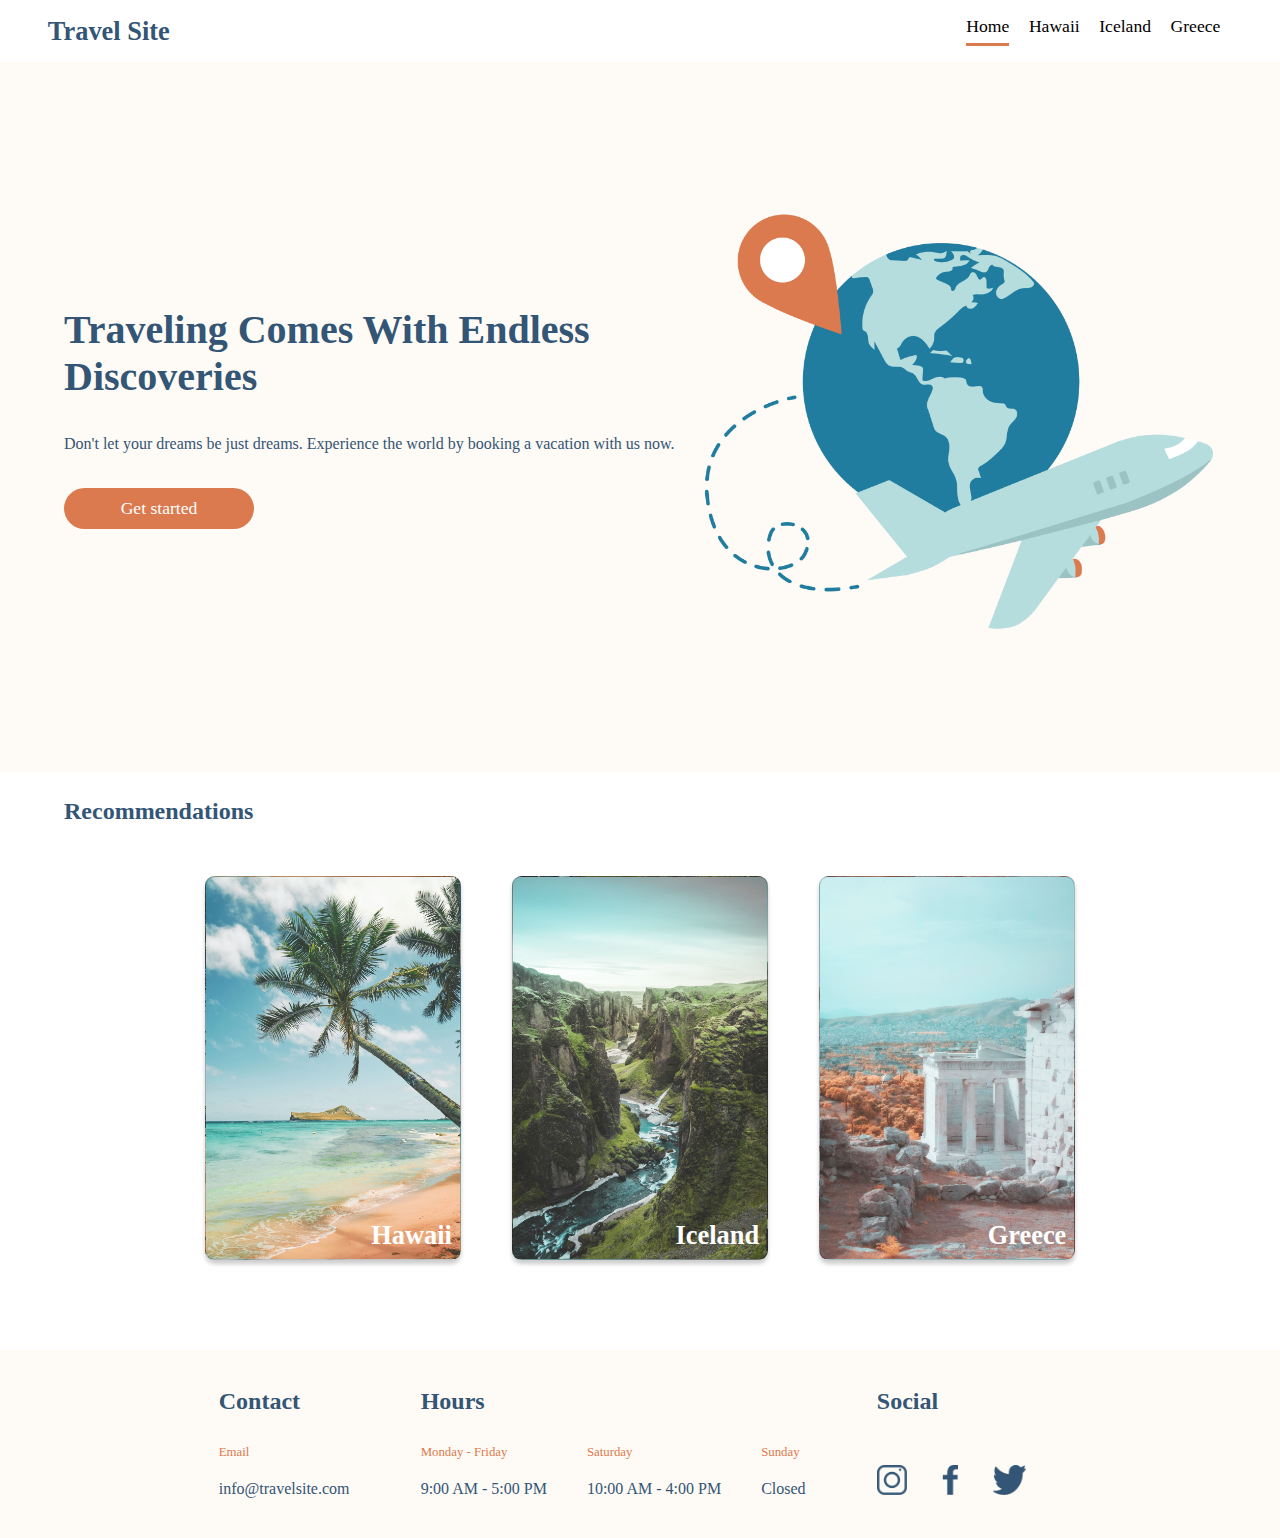
<file: index.html>
<!DOCTYPE html>
<html lang="en">

<head>
    <meta charset="UTF-8" />
    <meta name="viewport" content="width=device-width, initial-scale=1.0" />
    <title>Travel Site</title>
    <link href="./css/global.css" rel="stylesheet" />
    <link href="./css/main.css" rel="stylesheet" />
</head>

<body>
    <header>
        <nav class="nav-bar">
            <a class="nav-bar__link" href="./index.html"><h2 class="nav-bar__link-title">Travel Site</h2></a>
            <ul class="nav-bar__list">
                <li class="nav-bar__list-links nav-bar__list-links--selected">
                    <a href="./index.html">Home</a>
                </li>
                <li class="nav-bar__list-links"><a href="./pages/hawaii.html">Hawaii</a></li>
                <li class="nav-bar__list-links"><a href="./pages/iceland.html">Iceland</a></li>
                <li class="nav-bar__list-links"><a href="./pages/greece.html">Greece</a></li>
            </ul>
        </nav>
        <section class="hero-container">
            <div class="hero-left">
                <h1 class="hero-left__title">
                    Traveling Comes With Endless Discoveries
                </h1>
                <p class="hero-left__description">
                    Don't let your dreams be just dreams. Experience the world by
                    booking a vacation with us now.
                </p>
                <button class="btn">Get started</button>
            </div>
            <div class="hero-right">
                <img class="hero-right__img" src="./assests/images/hero.png"
                    alt="Cartoon of plane flying around the world" />
            </div>
        </section>
    </header>
    <main class="main-container">
        <h2 class="main__title">Recommendations</h2>
        <section class="card-container">
            <a href="./pages/hawaii.html" class="card card--hawaii">
                <h2 class="card__title">Hawaii</h2>
            </a>
            <a href="./pages/iceland.html" class="card card--iceland">
                <h2 class="card__title">Iceland</h2>
            </a>
            <a href="./pages/greece.html" class="card card--greece">
                <h2 class="card__title">Greece</h2>
            </a>
        </section>
    </main>

    <footer class="footer">
        <section class="footer-card">
            <h2 class="footer-card__title">Contact</h2>
            <div class="footer-card__details footer-card__details--contact">
                <p class="footer-card__details-title">Email</p>
                <p class="footer-card__details-item">info@travelsite.com</p>
            </div>
        </section>
        <section class="footer-card">
            <div class="footer-card__details footer-card__details--hours">
                <div class="footer-card__details-box">
                    <h2 class="footer-card__title">Hours</h2>
                    <p class="footer-card__details-title">Monday - Friday</p>
                    <p class="footer-card__details-item">9:00 AM - 5:00 PM</p>
                </div>

                <div class="footer-card__details-box">
                    <p class="footer-card__details-title">Saturday</p>
                    <p class="footer-card__details-item">10:00 AM - 4:00 PM</p>
                </div>

                <div class="footer-card__details-box">
                    <p class="footer-card__details-title">Sunday</p>
                    <p class="footer-card__details-item">Closed</p>
                </div>
            </div>
        </section>
        <section class="footer-card footer-card--social">
            <h2 class="footer-card__title">Social</h2>
            <div class="footer-card__details">
                <a href="https://www.instagram.com"><img src="./assests/images/icon-instagram.png" alt="instagram logo" class="footer-card__details-img" /></a>
                <a href="https://www.facebook.com"><img src="./assests/images/icon-facebook.png" alt="facebook logo" class="footer-card__details-img" /></a>
                <a href="https://www.twitter.com"><img src="./assests/images/icon-twitter.png" alt="twitter logo" class="footer-card__details-img" /></a>
            </div>
        </section>
    </footer>
</body>

</html>
</file>
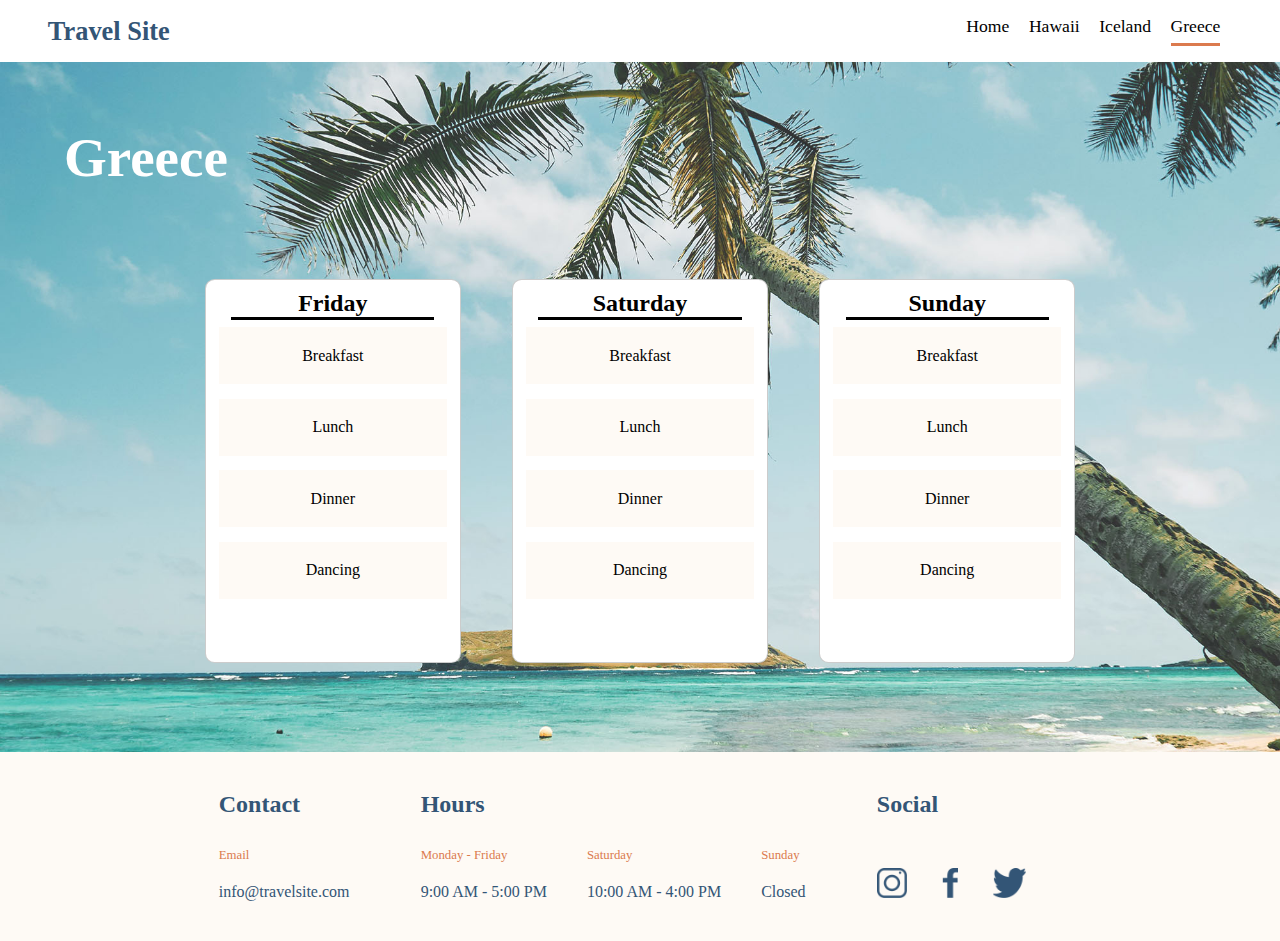
<file: pages/greece.html>
<!DOCTYPE html>
<html lang="en">
  <head>
    <meta charset="UTF-8" />
    <meta name="viewport" content="width=device-width, initial-scale=1.0" />
    <title>Greece</title>
    <link href="../css/global.css" rel="stylesheet" />
    <link href="../css/destinations.css" rel="stylesheet" >
  </head>
  <body>
    <header>
      <nav class="nav-bar">
        <a class="nav-bar__link" href="../index.html"><h2 class="nav-bar__link-title">Travel Site</h2></a>
        <ul class="nav-bar__list">
            <li class="nav-bar__list-links">
                <a href="../index.html">Home</a>
            </li>
            <li class="nav-bar__list-links"><a href="./hawaii.html">Hawaii</a></li>
            <li class="nav-bar__list-links"><a href="./iceland.html">Iceland</a></li>
            <li class="nav-bar__list-links  nav-bar__list-links--selected"><a href="./greece.html">Greece</a></li>
        </ul>
    </nav>
    </header>
    <main class="main-container main-container--hawaii">
        <h1 class="main-container__title">Greece</h1>
        <section>
            <section class="card-container">
                <div class="card">
                    <h2 class="card__title">Friday</h2>
                    <ul class="card__list">
                        <li class="card__list-item">Breakfast</li>
                        <li class="card__list-item">Lunch</li>
                        <li class="card__list-item">Dinner</li>
                        <li class="card__list-item">Dancing</li>
                    </ul>
                </div>
                <div class="card">
                    <h2 class="card__title">Saturday</h2>
                    <ul class="card__list">
                        <li class="card__list-item">Breakfast</li>
                        <li class="card__list-item">Lunch</li>
                        <li class="card__list-item">Dinner</li>
                        <li class="card__list-item">Dancing</li>
                    </ul>
                </div>
                <div class="card">
                    <h2 class="card__title">Sunday</h2>
                    <ul class="card__list">
                        <li class="card__list-item">Breakfast</li>
                        <li class="card__list-item">Lunch</li>
                        <li class="card__list-item">Dinner</li>
                        <li class="card__list-item">Dancing</li>
                    </ul>
                </div>
            </section>
        </section>
    </main>
    <footer class="footer">
      <section class="footer-card">
          <h2 class="footer-card__title">Contact</h2>
          <div class="footer-card__details footer-card__details--contact">
              <p class="footer-card__details-title">Email</p>
              <p class="footer-card__details-item">info@travelsite.com</p>
          </div>
      </section>
      <section class="footer-card">
          <div class="footer-card__details footer-card__details--hours">
              <div class="footer-card__details-box">
                  <h2 class="footer-card__title">Hours</h2>
                  <p class="footer-card__details-title">Monday - Friday</p>
                  <p class="footer-card__details-item">9:00 AM - 5:00 PM</p>
              </div>

              <div class="footer-card__details-box">
                  <p class="footer-card__details-title">Saturday</p>
                  <p class="footer-card__details-item">10:00 AM - 4:00 PM</p>
              </div>

              <div class="footer-card__details-box">
                  <p class="footer-card__details-title">Sunday</p>
                  <p class="footer-card__details-item">Closed</p>
              </div>
          </div>
      </section>
      <section class="footer-card footer-card--social">
          <h2 class="footer-card__title footer-card__title--social">Social</h2>
          <div class="footer-card__details footer-card__details--img">
              <a href="https://www.instagram.com"><img src="../assests/images/icon-instagram.png" alt="instagram logo" class="footer-card__details-img bottom remove" /></a>
              <a href="https://www.facebook.com"><img src="../assests/images/icon-facebook.png" alt="facebook logo" class="footer-card__details-img bottom" /></a>
              <a href="https://www.twitter.com"><img src="../assests/images/icon-twitter.png" alt="twitter logo" class="footer-card__details-img bottom" /></a>
          </div>
      </section>
  </footer>
  </body>
</html>
</file>
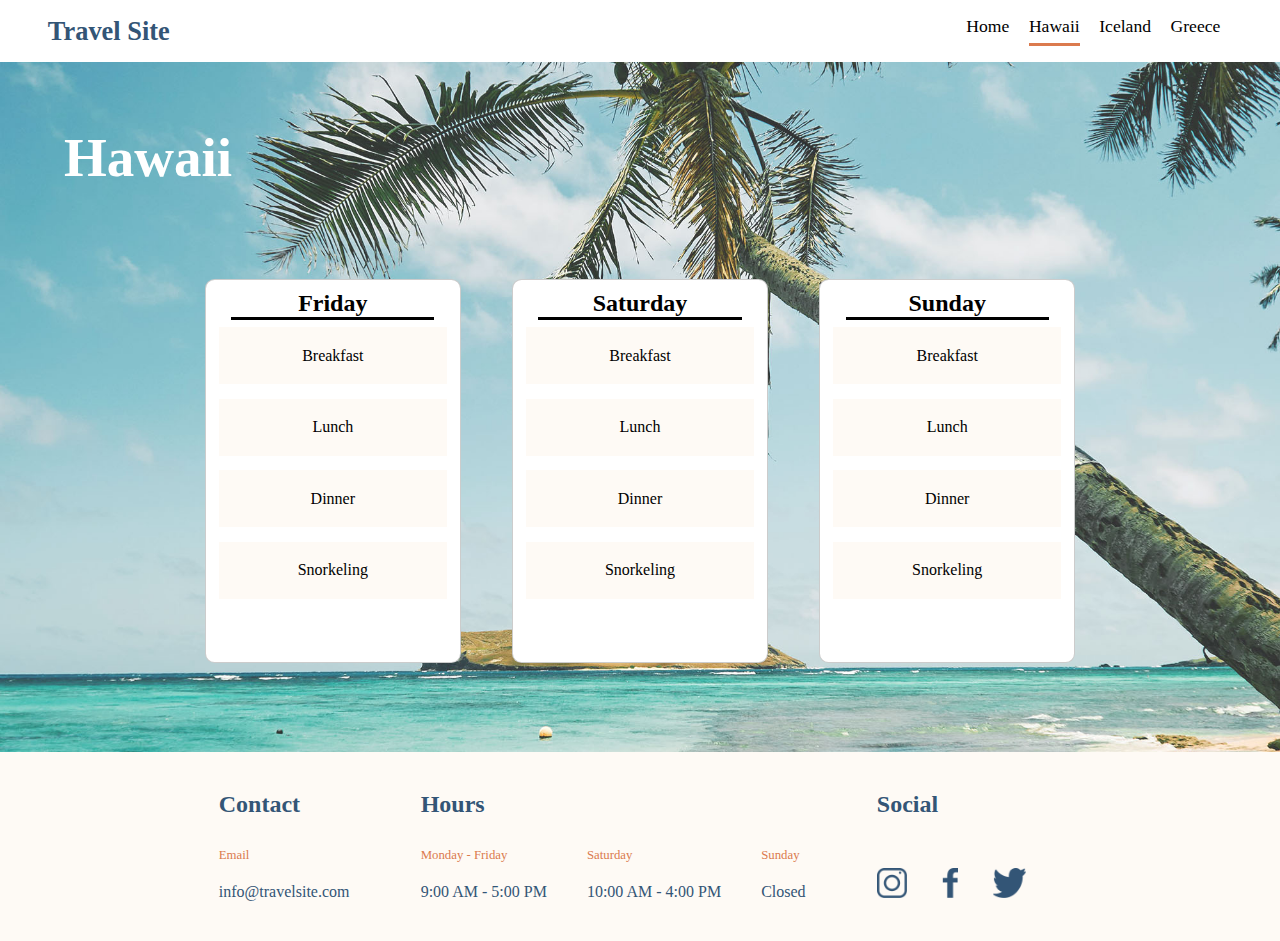
<file: pages/hawaii.html>
<!DOCTYPE html>
<html lang="en">
  <head>
    <meta charset="UTF-8" />
    <meta name="viewport" content="width=device-width, initial-scale=1.0" />
    <title>Hawaii</title>
    <link href="../css/global.css" rel="stylesheet" />
    <link href="../css/destinations.css" rel="stylesheet" >
  </head>
  <body>
    <header>
      <nav class="nav-bar">
        <a class="nav-bar__link" href="../index.html"><h2 class="nav-bar__link-title">Travel Site</h2></a>
        <ul class="nav-bar__list">
            <li class="nav-bar__list-links">
                <a href="../index.html">Home</a>
            </li>
            <li class="nav-bar__list-links nav-bar__list-links--selected"><a href="./hawaii.html">Hawaii</a></li>
            <li class="nav-bar__list-links"><a href="./iceland.html">Iceland</a></li>
            <li class="nav-bar__list-links"><a href="./greece.html">Greece</a></li>
        </ul>
    </nav>
    </header>
    <main class="main-container main-container--hawaii">
        <h1 class="main-container__title">Hawaii</h1>
        <section>
            <section class="card-container">
                <div class="card">
                    <h2 class="card__title">Friday</h2>
                    <ul class="card__list">
                        <li class="card__list-item">Breakfast</li>
                        <li class="card__list-item">Lunch</li>
                        <li class="card__list-item">Dinner</li>
                        <li class="card__list-item">Snorkeling</li>
                    </ul>
                </div>
                <div class="card">
                    <h2 class="card__title">Saturday</h2>
                    <ul class="card__list">
                        <li class="card__list-item">Breakfast</li>
                        <li class="card__list-item">Lunch</li>
                        <li class="card__list-item">Dinner</li>
                        <li class="card__list-item">Snorkeling</li>
                    </ul>
                </div>
                <div class="card">
                    <h2 class="card__title">Sunday</h2>
                    <ul class="card__list">
                        <li class="card__list-item">Breakfast</li>
                        <li class="card__list-item">Lunch</li>
                        <li class="card__list-item">Dinner</li>
                        <li class="card__list-item">Snorkeling</li>
                    </ul>
                </div>
            </section>
        </section>
    </main>
    <footer class="footer">
      <section class="footer-card">
          <h2 class="footer-card__title">Contact</h2>
          <div class="footer-card__details footer-card__details--contact">
              <p class="footer-card__details-title">Email</p>
              <p class="footer-card__details-item">info@travelsite.com</p>
          </div>
      </section>
      <section class="footer-card">
          <div class="footer-card__details footer-card__details--hours">
              <div class="footer-card__details-box">
                  <h2 class="footer-card__title">Hours</h2>
                  <p class="footer-card__details-title">Monday - Friday</p>
                  <p class="footer-card__details-item">9:00 AM - 5:00 PM</p>
              </div>

              <div class="footer-card__details-box">
                  <p class="footer-card__details-title">Saturday</p>
                  <p class="footer-card__details-item">10:00 AM - 4:00 PM</p>
              </div>

              <div class="footer-card__details-box">
                  <p class="footer-card__details-title">Sunday</p>
                  <p class="footer-card__details-item">Closed</p>
              </div>
          </div>
      </section>
      <section class="footer-card footer-card--social">
          <h2 class="footer-card__title footer-card__title--social">Social</h2>
          <div class="footer-card__details footer-card__details--img">
              <a href="https://www.instagram.com"><img src="../assests/images/icon-instagram.png" alt="instagram logo" class="footer-card__details-img bottom remove" /></a>
              <a href="https://www.facebook.com"><img src="../assests/images/icon-facebook.png" alt="facebook logo" class="footer-card__details-img bottom" /></a>
              <a href="https://www.twitter.com"><img src="../assests/images/icon-twitter.png" alt="twitter logo" class="footer-card__details-img bottom" /></a>
          </div>
      </section>
  </footer>
  </body>
</html>
</file>
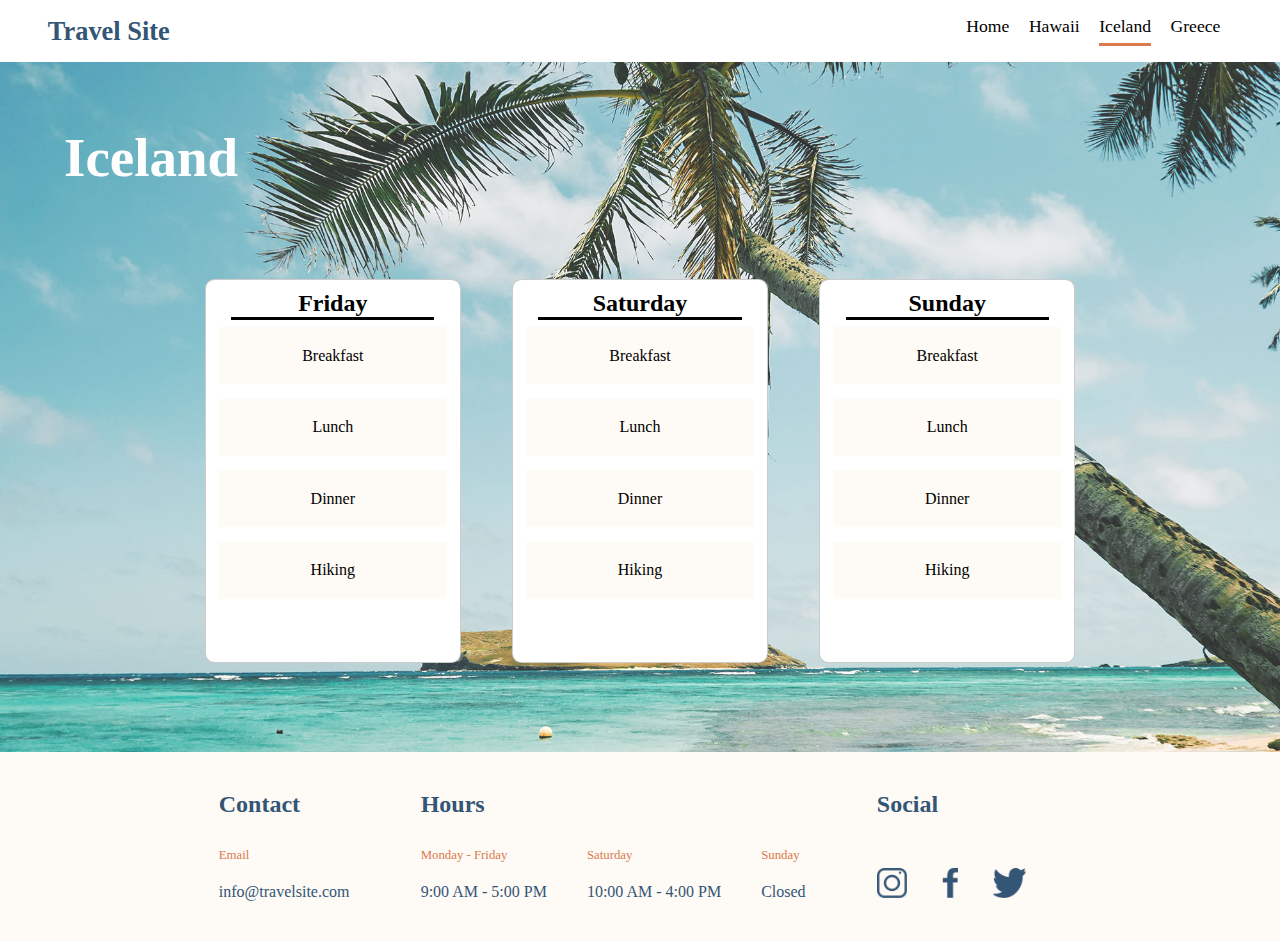
<file: pages/iceland.html>
<!DOCTYPE html>
<html lang="en">
  <head>
    <meta charset="UTF-8" />
    <meta name="viewport" content="width=device-width, initial-scale=1.0" />
    <title>Iceland</title>
    <link href="../css/global.css" rel="stylesheet" />
    <link href="../css/destinations.css" rel="stylesheet" >
  </head>
  <body>
    <header>
      <nav class="nav-bar">
        <a class="nav-bar__link" href="../index.html"><h2 class="nav-bar__link-title">Travel Site</h2></a>
        <ul class="nav-bar__list">
            <li class="nav-bar__list-links">
                <a href="../index.html">Home</a>
            </li>
            <li class="nav-bar__list-links"><a href="./hawaii.html">Hawaii</a></li>
            <li class="nav-bar__list-links nav-bar__list-links--selected"><a href="./iceland.html">Iceland</a></li>
            <li class="nav-bar__list-links"><a href="./greece.html">Greece</a></li>
        </ul>
    </nav>
    </header>
    <main class="main-container main-container--hawaii">
        <h1 class="main-container__title">Iceland</h1>
        <section>
            <section class="card-container">
                <div class="card">
                    <h2 class="card__title">Friday</h2>
                    <ul class="card__list">
                        <li class="card__list-item">Breakfast</li>
                        <li class="card__list-item">Lunch</li>
                        <li class="card__list-item">Dinner</li>
                        <li class="card__list-item">Hiking</li>
                    </ul>
                </div>
                <div class="card">
                    <h2 class="card__title">Saturday</h2>
                    <ul class="card__list">
                        <li class="card__list-item">Breakfast</li>
                        <li class="card__list-item">Lunch</li>
                        <li class="card__list-item">Dinner</li>
                        <li class="card__list-item">Hiking</li>
                    </ul>
                </div>
                <div class="card">
                    <h2 class="card__title">Sunday</h2>
                    <ul class="card__list">
                        <li class="card__list-item">Breakfast</li>
                        <li class="card__list-item">Lunch</li>
                        <li class="card__list-item">Dinner</li>
                        <li class="card__list-item">Hiking</li>
                    </ul>
                </div>
            </section>
        </section>
    </main>
    <footer class="footer">
      <section class="footer-card">
          <h2 class="footer-card__title">Contact</h2>
          <div class="footer-card__details footer-card__details--contact">
              <p class="footer-card__details-title">Email</p>
              <p class="footer-card__details-item">info@travelsite.com</p>
          </div>
      </section>
      <section class="footer-card">
          <div class="footer-card__details footer-card__details--hours">
              <div class="footer-card__details-box">
                  <h2 class="footer-card__title">Hours</h2>
                  <p class="footer-card__details-title">Monday - Friday</p>
                  <p class="footer-card__details-item">9:00 AM - 5:00 PM</p>
              </div>

              <div class="footer-card__details-box">
                  <p class="footer-card__details-title">Saturday</p>
                  <p class="footer-card__details-item">10:00 AM - 4:00 PM</p>
              </div>

              <div class="footer-card__details-box">
                  <p class="footer-card__details-title">Sunday</p>
                  <p class="footer-card__details-item">Closed</p>
              </div>
          </div>
      </section>
      <section class="footer-card footer-card--social">
          <h2 class="footer-card__title footer-card__title--social">Social</h2>
          <div class="footer-card__details footer-card__details--img">
              <a href="https://www.instagram.com"><img src="../assests/images/icon-instagram.png" alt="instagram logo" class="footer-card__details-img bottom remove" /></a>
              <a href="https://www.facebook.com"><img src="../assests/images/icon-facebook.png" alt="facebook logo" class="footer-card__details-img bottom" /></a>
              <a href="https://www.twitter.com"><img src="../assests/images/icon-twitter.png" alt="twitter logo" class="footer-card__details-img bottom" /></a>
          </div>
      </section>
  </footer>
  </body>
</html>
</file>
<file: css/global.css>
/* ---- Default Styling ---- */
* {
    margin: 0;
    padding: 0;
    box-sizing: border-box;
    font-family: Verdana;
}

h1, h2, p {
    color: #335576;
}

h1 {
    font-size: 2rem;

}

a {
    text-decoration: none;
    color: black;
    font-size: 1.1rem;
    display: block;
}

p {
    font-size: 1.0rem;
}

/* ---- End ---- */

.nav-bar {
    display: flex;
    align-items: center;
    justify-content: space-between;
    padding: .5% 0;
    background-color: #FFFFFF;
}

.nav-bar__link {
    flex: 1;
}

.nav-bar__link-title {
    margin-left: 5%;
}

.nav-bar__list {
    margin-right: 10%;
    display: flex;
    list-style-type: none;
}

.nav-bar__list-links {
    margin: 5%;
}

.nav-bar__list-links:hover {
    padding-bottom: 3%;
    border-bottom: .1875rem solid #DB7A4E;
}

.nav-bar__list-links--selected {
    padding-bottom: 3%;
    border-bottom: .1875rem solid #DB7A4E;
}

.card-container {
    display: flex;
    justify-content: center;
    align-items: center;
    flex-wrap: wrap;
    padding-bottom: 5%;
}

.card {
    width: 20%;
    min-width: 250px;
    aspect-ratio: 2/3;
    border-radius: .6rem;
    margin: 2%;    
    display: flex;
    justify-content: flex-end;
    align-items: end;
    border: .0625rem solid rgba(0, 0, 0, .2);
    box-shadow: 0px 4px 4px rgba(0, 0, 0, .2);
}

.footer {
    display: flex;
    justify-content: center;
    background-color: #FEFAF5;
    flex-wrap: wrap;
    min-height: 20vh;
}

.footer-card {
    margin: 3% 2%;
} 

.footer-card__details {
    display: flex;
    justify-content: space-between;
    width: 100%;
}

.footer-card__details--contact {
    flex-direction: column;
}

.footer-card__details-box {
    margin: 0rem 1.25rem;
    display: flex;
    flex-direction: column;
    justify-content: end;
}

.footer-card__title {
    margin-bottom: 1.875rem;
}

.footer-card__details-img {
 height: 30px;
 margin-right: 2.1875rem;
 margin-top: 1.26rem;
}

.footer-card__details-title {
    font-size: .8rem;
    color: #DB7A4E;
}

.footer-card__details-item {
    margin-top: 1.25rem;
}
</file>
<file: css/main.css>
.hero-container {
    display: flex;
    justify-content: space-between;
    background-color: #FEFAF5;
    min-height: 50vh;
}

.hero-left {
    display: flex;
    flex-direction: column;
    justify-content: center;
    align-items: flex-start;
    text-align: left;
    margin-left: 5%;
    min-width: 50%;
    min-height: 100%;
}

.hero-left__title {
    font-size: 2.5rem;
}

.hero-left__description {
    margin: 5% 0;
    line-height: 1.5rem;
}

.btn {
    background-color: #DB7A4E;
    padding: .625rem;
    color: #fff;
    width: 11.875rem;
    border: none;
    border-radius: 2.5rem;
    font-size: 1.1rem;
}

.hero-right {
    display: flex;
    align-items: center;
    max-height: 100%;

}

.hero-right__img {
    height: 60%;
}

.main__title {
    margin: 2% 0 2% 5%;
}

.card__title {
    color: #fff;
    margin-right: 3.1%;
    margin-bottom: 3.1%;
}

.card--hawaii {
    background-image: url(../assests/images/hawaii.jpg);
    background-size: cover;
    background-position: center;
}

.card--iceland {
    background-image: url(../assests/images/iceland.jpg);
    background-size: cover;
    background-position: center;
}

.card--greece {
    background-image: url(../assests/images/greece.jpg);
    background-size: cover;
    background-position: center;
}

@media screen and (max-width: 767px) {
    .hero-container {
      flex-wrap: wrap;
    }
}
</file>
<file: css/destinations.css>
.main-container__title {
    color: white;
    margin-top: 5%;
    margin-left: 5%;
    margin-bottom: 5%;
    font-size: 55px;
}

.card__title {
    color: black;
    width: 80%;
    margin-top: 10px;
    border-bottom: 3px solid black;
    text-align: center;
}

.main-container {
    display: flex;
    flex-direction: column;
    justify-content: center;
}

.main-container--hawaii {
    background-image: url(../assests/images/hawaii.jpg);
    background-position: center;
    background-size: cover;
    width: 100%;
}

.card {
    background-color: #fff;
    box-shadow: none;
    flex-direction: column;
    align-items: center;
    justify-content: flex-start;
}

.card__list {
    list-style-type: none;
    display: flex;
    flex-direction: column;
    justify-content: space-around;
    width: 100%;
    height: 75%;
}

.card__list-item {
    display: flex;
    justify-content: center;
    align-items: center;
    background-color: #FEFAF5;
    height: 20%;
    width: 90%;
    margin: 0 auto;
}
</file>
